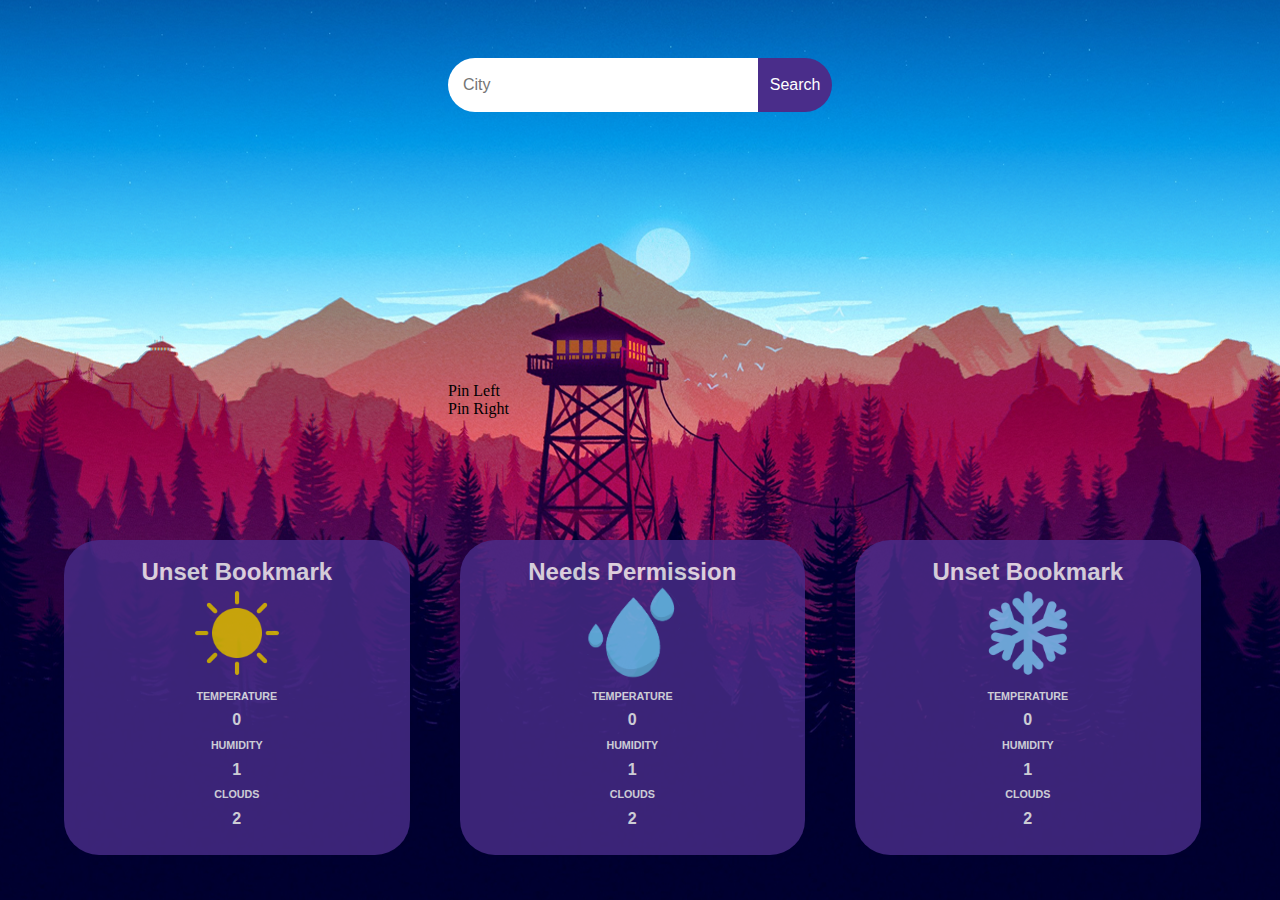
<file: index.html>
<!DOCTYPE html>
<html>

<head>
    <link href="https://fonts.googleapis.com/css?family=Montserrat:300" rel="stylesheet">
    <link rel="stylesheet" href="styles/index.css">
    <script src="scripts/index.js"></script>
    <meta name="viewport" content="width=device-width, initial-scale=1">
    <title>Weather</title>
</head>

<body onload="init()">
    <div id="background-primary">
    </div>
    <div id="top-half-container">
        <div id="search-container">
            <input id="search-textfield" type="text" placeholder="City" autocomplete="on">
            <input type='button' value="Search" onclick="searchForCity()">
        </div>
        <div class="weather-info" id="weather-info-4" onclick="redirect(4)">
            <h2 class="city-name">Error</h2>
            <img class="weather-icon" src="images/sun.png">
            <div class="weather-stats">
                <h6>TEMPERATURE</h6>
                <h4 class="temp">0</h4>
                <h6>HUMIDITY </h6>
                <h4 class="humidity">0</h4>
                <h6>CLOUDS</h6>
                <h4 class="clouds">0</h4>
            </div>
        </div>
        <div id="cookie-button-container">
            <div id="cookie-left" class="cookie-button" onclick="setCookie('left', 1)">
                Pin Left
            </div>
            <div id=" cookie-right" class="cookie-button" onclick="setCookie('right', 0)">
                Pin Right
            </div>
        </div>
    </div>
    <div id="bookmarks-container">
        <div class="weather-info" id="weather-info-1" onclick="redirect(1)">
            <h2 class="city-name">Unset Bookmark</h2>
            <img class="weather-icon" src="images/sun.png">
            <div class="weather-stats">
                <h6>TEMPERATURE</h6>
                <h4 class="temp">0</h4>
                <h6>HUMIDITY </h6>
                <h4 class="humidity">1</h4>
                <h6>CLOUDS</h6>
                <h4 class="clouds">2</h4>
            </div>
        </div>
        <div class="weather-info" id="weather-info-2" onclick="redirect(2)">
            <h2 class="city-name">Needs Permission</h2>
            <img class="weather-icon" src="images/rain.png">
            <div class="weather-stats">
                <h6>TEMPERATURE</h6>
                <h4 class="temp">0</h4>
                <h6>HUMIDITY </h6>
                <h4 class="humidity">1</h4>
                <h6>CLOUDS</h6>
                <h4 class="clouds">2</h4>
            </div>
        </div>
        <div class="weather-info" id="weather-info-3" onclick="redirect(3)">
            <h2 class="city-name">Unset Bookmark</h2>
            <img class="weather-icon" src="images/snow.png">
            <div class="weather-stats">
                <h6>TEMPERATURE</h6>
                <h4 class="temp">0</h4>
                <h6>HUMIDITY </h6>
                <h4 class="humidity">1</h4>
                <h6>CLOUDS</h6>
                <h4 class="clouds">2</h4>
            </div>
        </div>
    </div>
</body>

</html>
</file>
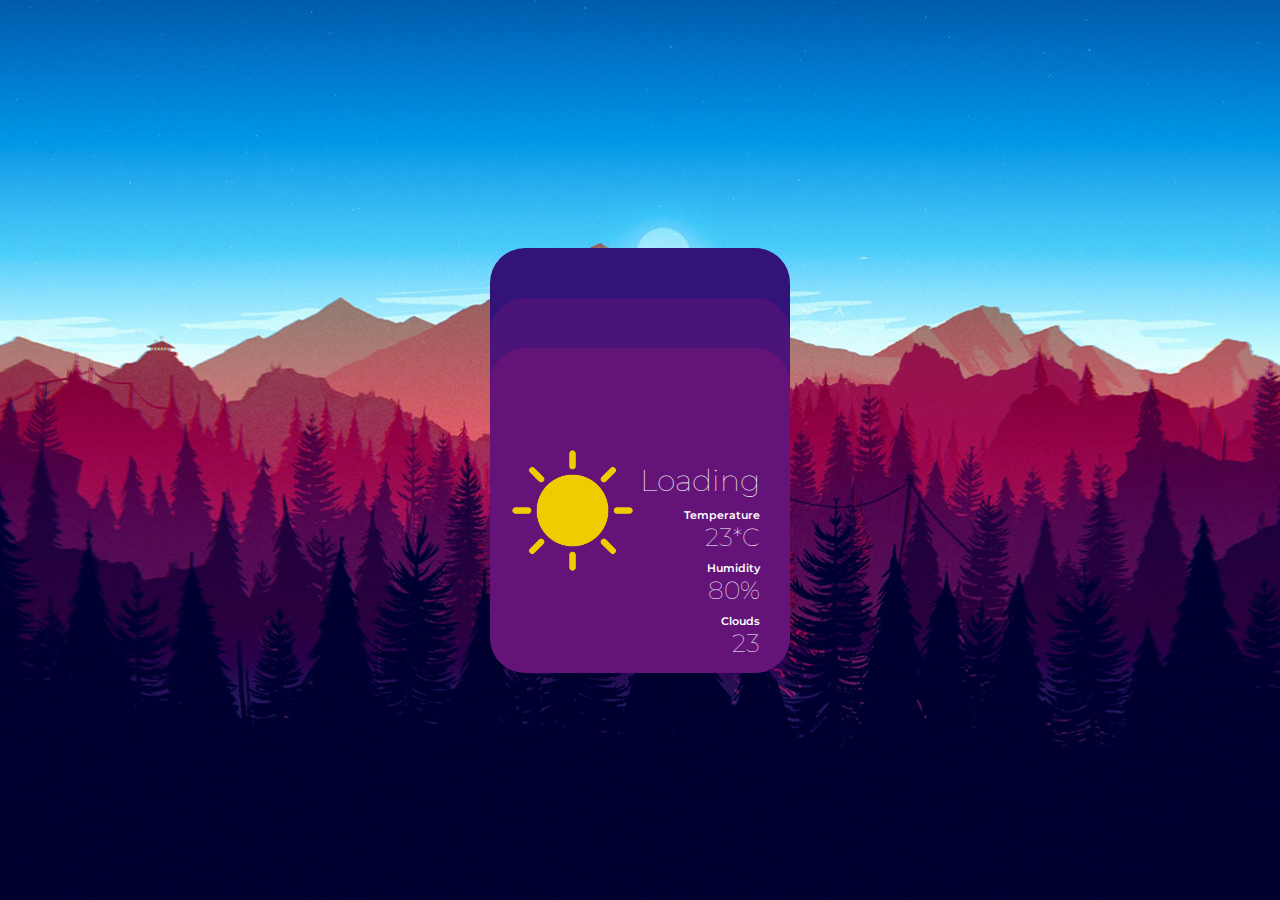
<file: city.html>
<!DOCTYPE html>
<html>

<head>
    <link href="https://fonts.googleapis.com/css?family=Montserrat:300" rel="stylesheet">
    <link rel="stylesheet" href="styles/city.css">
    <script src="scripts/city.js"></script>
    <meta name="viewport" content="width=device-width, initial-scale=1">
    <title>Weather</title>
</head>

<body onload="init()">
    <div id="background-primary">
    </div>
    <div id="main-container">
        <h1 id="city-name">Error</h1>
        <div id="anim-container" onclick="myAnim()">
            <div id="weather-info-1" class="weather-info">
                <img class="weather-icon" src="images/sun.png">
                <div class="weather-stats">
                    <text1>Loading</text1>
                    <h6>Temperature</h6>
                    <text2 class="temp">23*C</text2>
                    <h6>Humidity</h6>
                    <text2 class="humidity">80%</text2>
                    <h6>Clouds</h6>
                    <text2 class="clouds">23</text2>
                </div>
            </div>
            <div id="weather-info-2" class="weather-info">
                <img class="weather-icon" src="images/sun.png">
                <div class="weather-stats">
                    <text1 id="day1" class="day">Loading</text1>
                    <h6>Temperature</h6>
                    <text2 class="temp">23*C</text2>
                    <h6>Humidity</h6>
                    <text2 class="humidity">80%</text2>
                    <h6>Clouds</h6>
                    <text2 class="clouds">23</text2>
                </div>
            </div>
            <div id="weather-info-3" class="weather-info">
                <img class="weather-icon" src="images/sun.png">
                <div class="weather-stats">
                    <text1 class="day">Loading</text1>
                    <h6>Temperature</h6>
                    <text2 class="temp">23*C</text2>
                    <h6>Humidity</h6>
                    <text2 class="humidity">80%</text2>
                    <h6>Clouds</h6>
                    <text2 class="clouds">23</text2>
                </div>
            </div>
            <div id="weather-info-4" class="weather-info">
                <img class="weather-icon" src="images/sun.png">
                <div class="weather-stats">
                    <text1 class="day">Loading</text1>
                    <h6>Temperature</h6>
                    <text2 class="temp">23*C</text2>
                    <h6>Humidity</h6>
                    <text2 class="humidity">80%</text2>
                    <h6>Clouds</h6>
                    <text2 class="clouds">23</text2>
                </div>
            </div>
        </div>
    </div>
</body>

</html>
</file>
<file: styles/index.css>
body {
           height: 100vh;
           margin: 0;
           z-index: -2;
           display: flex;
           flex-direction: column;
           align-items: center;
       }
       
       #background-primary {
           position: absolute;
           top: 0;
           left: 0;
           width: 100%;
           height: 100%;
           z-index: -1;
       }
       
       #top-half-container {
           height: 60%;
           min-width: 300px;
           width: 30%;
       }
       
       #search-container {
           margin-top: 15%;
           width: 100%;
           height: 10%;
           display: flex;
           margin-block-end: 0;
       }
       
       #search-main {
           width: 100%;
           height: 20%;
           display: flex;
           background-color: black;
       }
       
       #search-textfield {
           width: 80%;
           position: relative;
           display: inline-block;
       }
       
       #weather-info-4 {
           width: 100%;
           height: 50%;
           visibility: hidden;
       }
       
       input {
           border: 0px;
           font-size: 16px;
       }
       
       input:focus {
           outline: none;
           box-shadow: none;
       }
       
       input[type=text] {
           border-radius: 30px 0 0 30px;
           padding-left: 15px;
           width: 100%;
       }
       
       input[type=button] {
           border-radius: 0 30px 30px 0;
           width: 20%;
           background-color: rgb(74, 45, 138);
           color: #fff;
       }
       
       #bookmarks-container {
           height: 35%;
           width: 90%;
           display: flex;
           flex-wrap: wrap;
           flex-direction: column;
           justify-content: space-evenly;
           overflow-x: auto;
           gap: 3%;
       }
       
       .bookmarks-container::-webkit-scrollbar {
           display: none;
       }
       
       .weather-info {
           height: 100%;
           min-width: 300px;
           width: 30%;
           background-color: rgb(74, 45, 138);
           display: flex;
           flex-direction: column;
           justify-content: center;
           align-items: center;
           opacity: 0.8;
           border-radius: 35px;
       }
       
       .weather-stats {
           height: 50%;
           width: 50%;
           display: flex;
           flex-direction: column;
           align-items: center;
           justify-content: space-evenly;
       }
       
       h2,
       h4,
       h6 {
           color: white;
           margin: 0;
           font-family: Tahoma, sans-serif;
       }
       
       .weather-icon {
           height: 30%;
       }
</file>
<file: styles/city.css>
body {
       height: 100vh;
       margin: 0;
       z-index: -2;
       display: flex;
       flex-direction: column;
       align-items: center;
       justify-content: center;
   }
   
   #background-primary {
       position: absolute;
       top: 0;
       left: 0;
       width: 100%;
       height: 100%;
       z-index: -1;
   }
   
   #main-container {
       height: 80%;
       width: 60%;
       border-radius: 35px;
       display: flex;
       flex-direction: column;
       justify-content: center;
       align-items: center;
       min-width: 300px;
   }
   
   #anim-container {
       height: 575px;
       width: 300px;
   }
   
   #city-name {
       position: relative;
       margin-top: 50px;
   }
   
   #weather-info-1 {
       top: 150px;
   }
   
   #weather-info-2 {
       top: -225px;
       background-color: rgb(75, 20, 121);
       z-index: 10;
   }
   
   #weather-info-3 {
       top: -600px;
       background-color: rgb(50, 20, 121);
       z-index: 9;
   }
   
   #weather-info-4 {
       top: -975px;
       background-color: rgb(25, 20, 121);
       z-index: 8;
       opacity: 0;
   }
   
   .day {
       position: relative;
       top: -50px;
   }
   
   .weather-info {
       height: 325px;
       width: 100%;
       position: relative;
       min-width: 280px;
       background-color: rgb(100, 20, 121);
       display: flex;
       justify-content: center;
       align-items: center;
       border-radius: 35px;
       z-index: 11;
   }
   
   .weather-info-title {
       height: 40%;
       display: flex;
       justify-content: center;
       align-items: center;
       padding-right: 15%;
       gap: 2%;
   }
   
   .weather-stats {
       height: 30%;
       width: 50%;
       display: flex;
       flex-direction: column;
       align-items: flex-end;
       justify-content: space-evenly;
       margin-right: 10%;
   }
   
   text1,
   text2 {
       color: white;
       margin: 0;
       font-family: 'Montserrat';
       font-weight: 100;
       margin-bottom: 10px;
   }
   
   text1 {
       font-size: 30px;
   }
   
   text2 {
       font-size: 25px;
   }
   
   h6 {
       color: white;
       margin: 0;
       font-family: 'Montserrat';
       font-weight: 600;
   }
   
   h1 {
       color: white;
       font-family: 'Montserrat';
       font-weight: 600;
   }
   
   .weather-icon {
       margin-left: 5%;
       width: 45%;
   }
</file>
